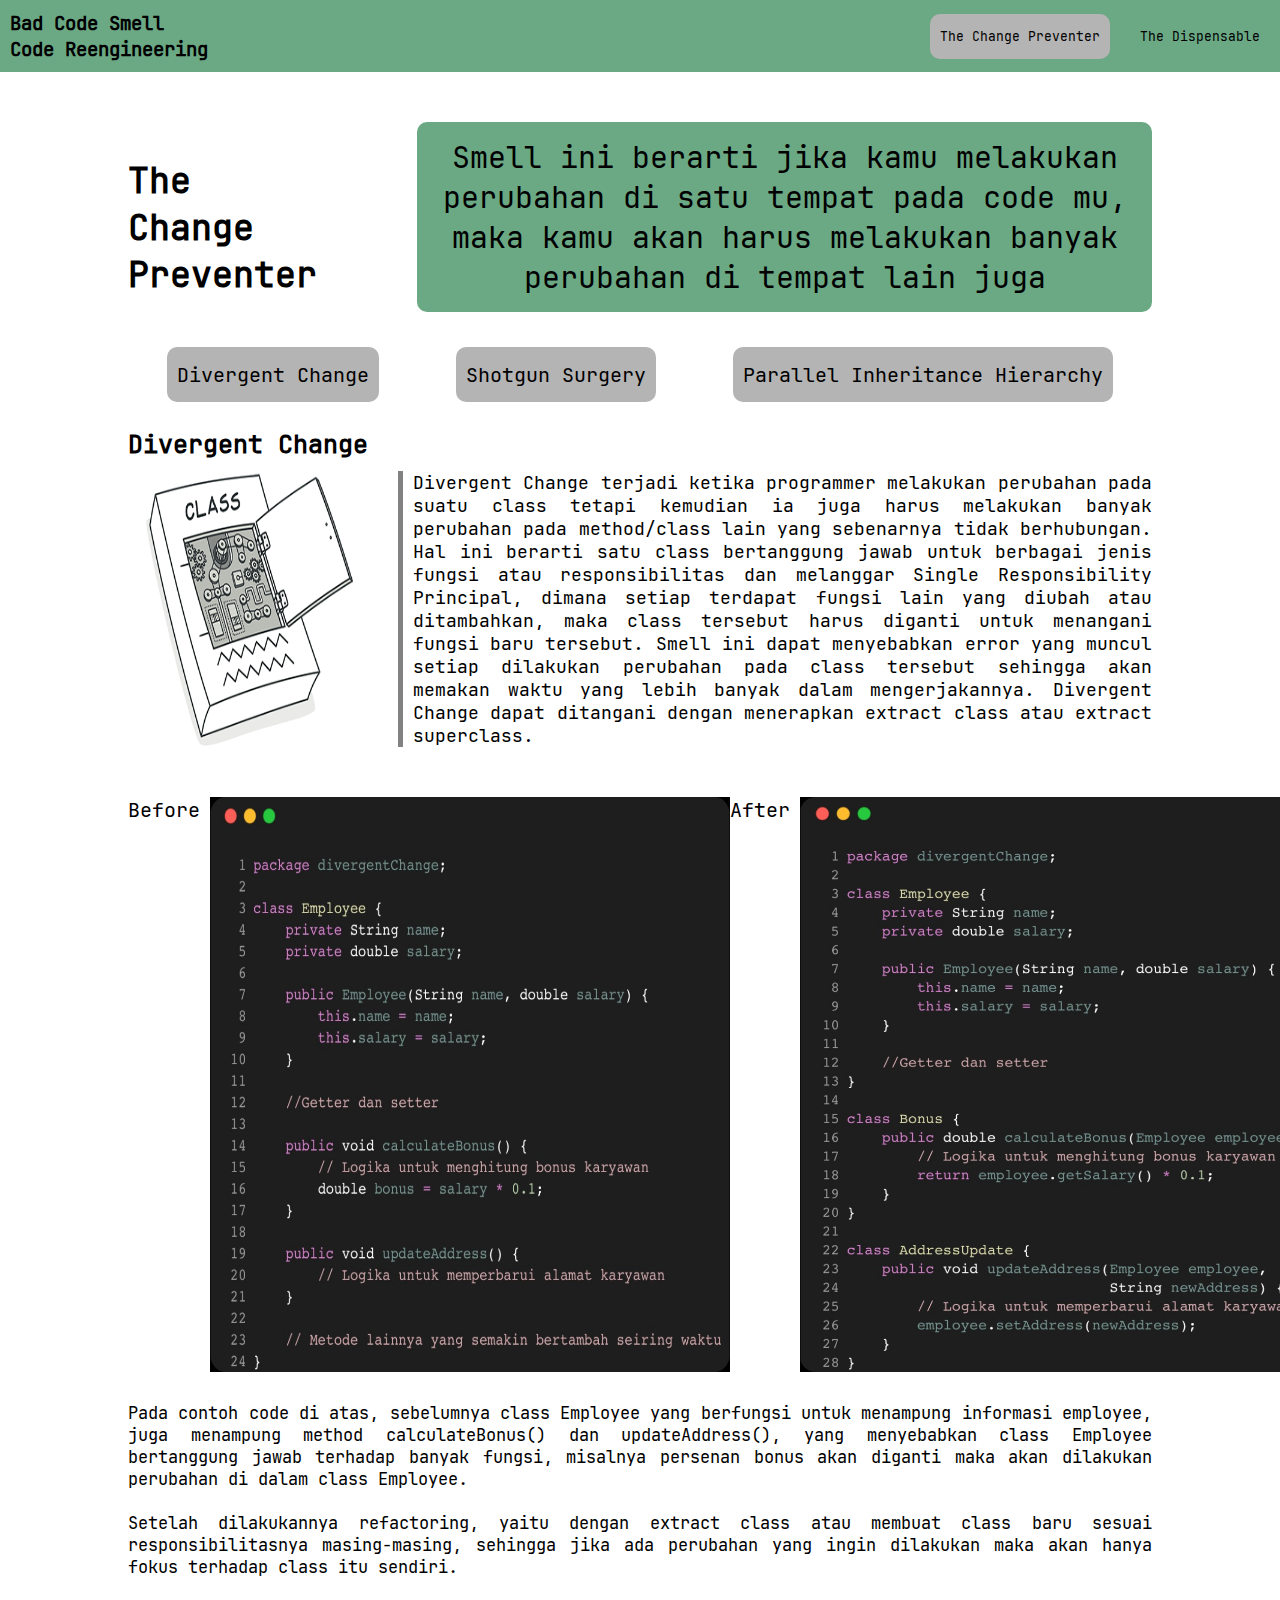
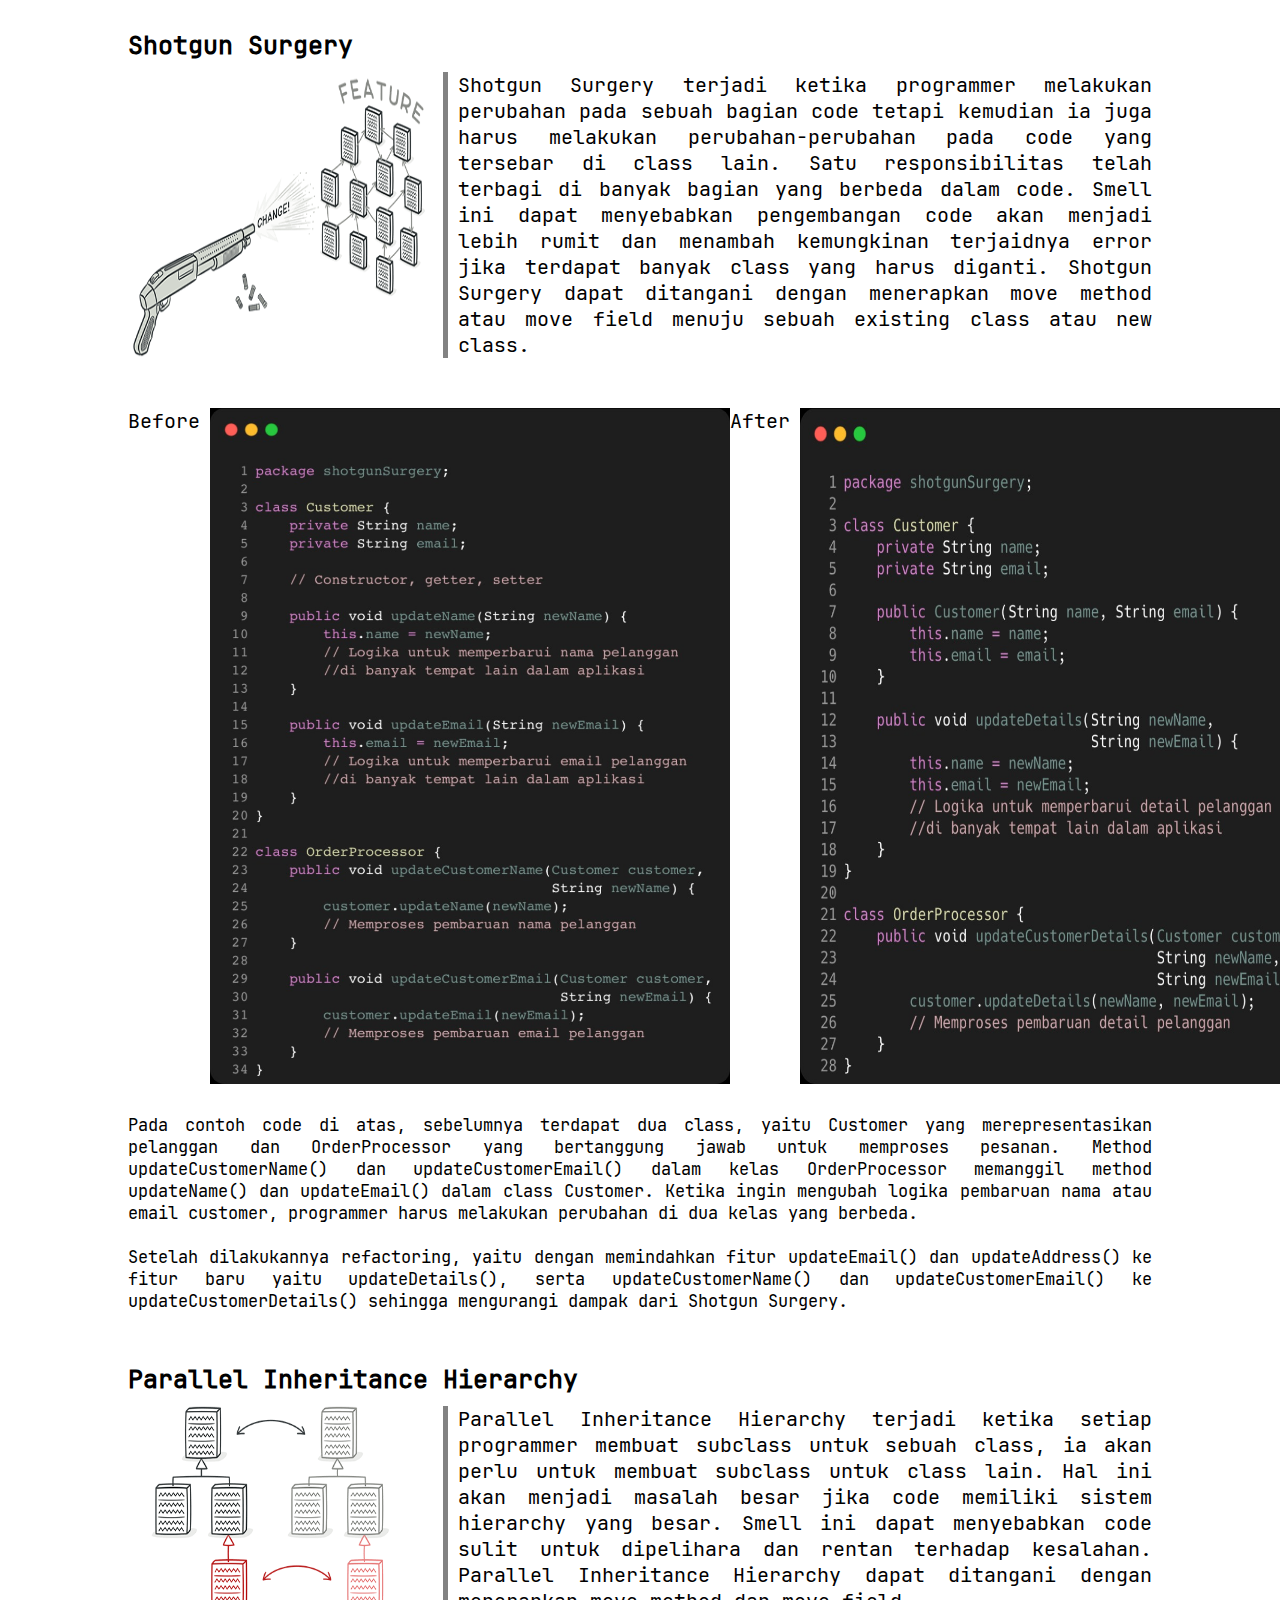
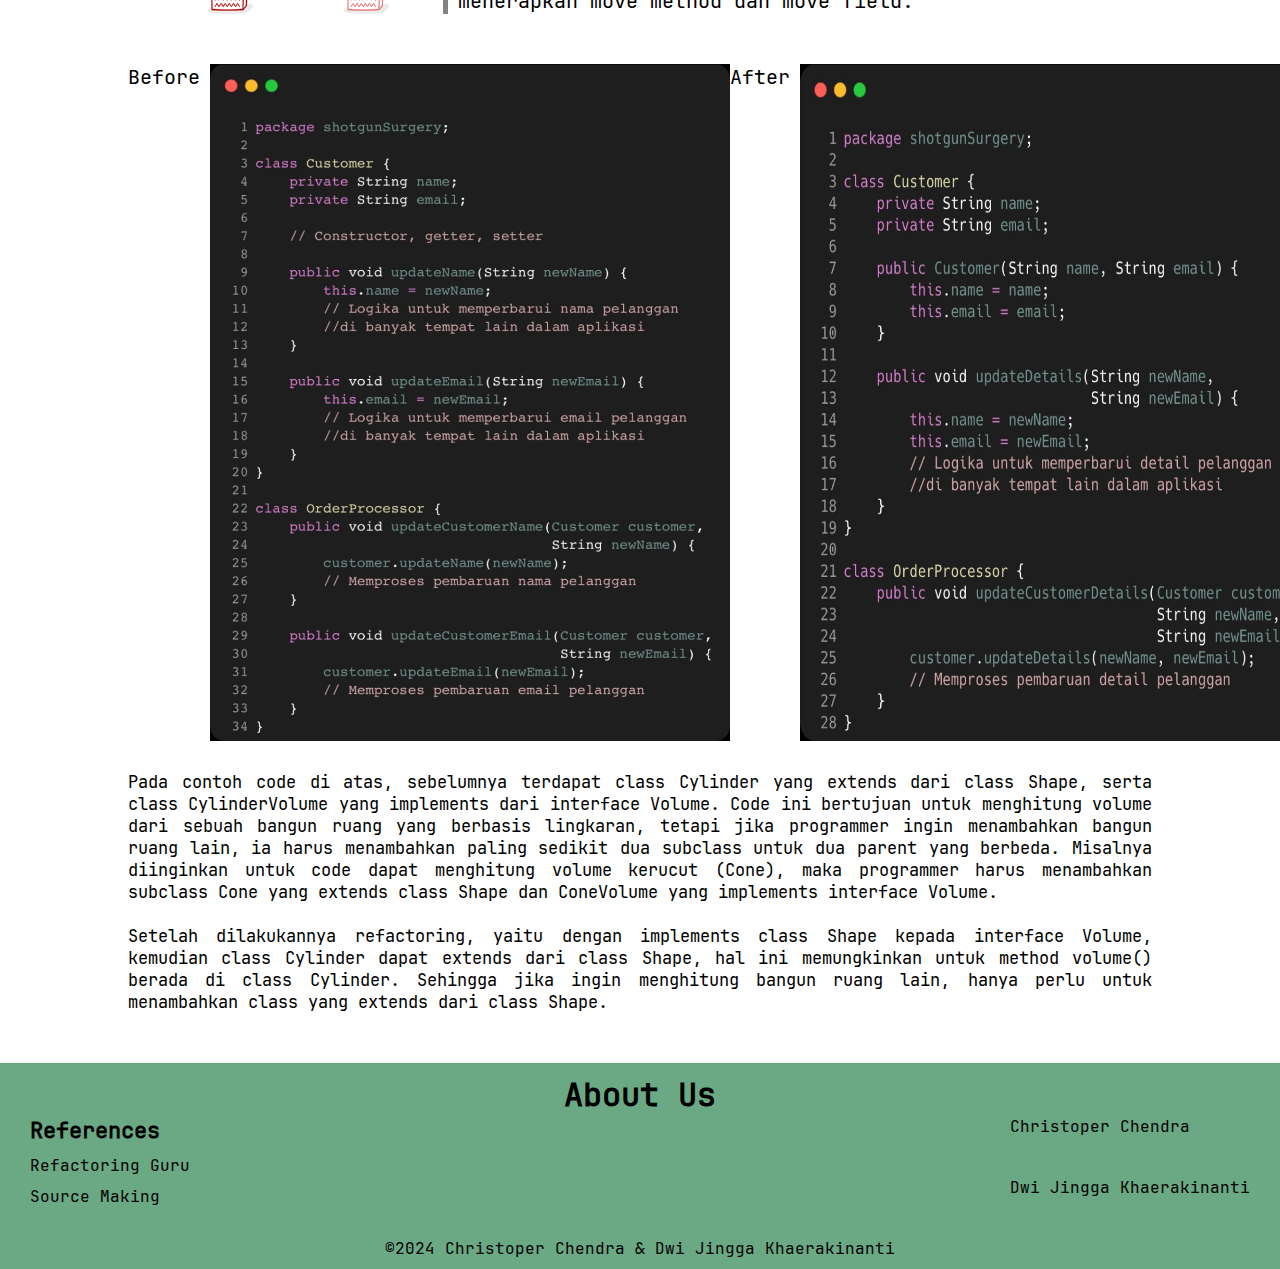
<file: index.html>
<!DOCTYPE html>
<html lang="en">

<head>
    <meta charset="UTF-8">
    <meta name="viewport" content="width=device-width, initial-scale=1.0">
    <href></href>
    <link rel="stylesheet" href="https://cdnjs.cloudflare.com/ajax/libs/font-awesome/6.5.2/css/all.min.css"
        integrity="sha512-SnH5WK+bZxgPHs44uWIX+LLJAJ9/2PkPKZ5QiAj6Ta86w+fsb2TkcmfRyVX3pBnMFcV7oQPJkl9QevSCWr3W6A=="
        crossorigin="anonymous" referrerpolicy="no-referrer" />
    <link rel="stylesheet" href="changePreventer.css">
    <title>The Change Preventer</title>
</head>

<body>
    <header>
        <div class="matkul">
            <p>
                Bad Code Smell<br>Code Reengineering
            </p>
        </div>

        <input type="checkbox" id="nav_check" hidden>

        <nav class="navbar">
            <ul>
                <li class="list"><a href="index.html" class="active">The Change Preventer</a></li>
                <li class="list"><a href="dispensable.html">The Dispensable</a></li>
            </ul>
        </nav>

        <label for="nav_check" class="hamburger-menu">
            <i class="fa-solid fa-bars"></i>
        </label>
    </header>

    <div class="container">
        <div class="top">
            <div class="title">
                <div>
                    <h1>
                        The Change Preventer
                    </h1>
                </div>

                <div class="penjelasan-title">
                    <p>
                        Smell ini berarti jika kamu melakukan perubahan di satu tempat
                        pada code mu, maka kamu akan harus melakukan banyak perubahan di tempat lain juga
                    </p>
                </div>
            </div>

            <div class="point">
                <a href="#divergent-change">
                    <button>Divergent Change</button>
                </a>

                <a href="#shotgun-surgery">
                    <button>Shotgun Surgery</button>
                </a>

                <a href="#parallel-inheritance-hierarchy">
                    <button>Parallel Inheritance Hierarchy</button>
                </a>
            </div>
        </div>


        <section id="divergent-change">
            <div class="divergent-change">
                <h2>Divergent Change</h2>

                <div class="penjelasan-divergent-change">
                    <img src="image/divergent-change-01.png">

                    <div class="vertical-line"></div>

                    <p class="penjelasan">
                        Divergent Change terjadi ketika programmer melakukan perubahan pada suatu class
                        tetapi kemudian ia juga harus melakukan banyak perubahan pada method/class lain
                        yang sebenarnya tidak berhubungan. Hal ini berarti satu class bertanggung jawab
                        untuk berbagai jenis fungsi atau responsibilitas dan melanggar Single Responsibility
                        Principal, dimana setiap terdapat fungsi lain yang diubah atau ditambahkan,
                        maka class tersebut harus diganti untuk menangani fungsi baru tersebut. Smell
                        ini dapat menyebabkan error yang muncul setiap dilakukan perubahan pada class
                        tersebut sehingga akan memakan waktu yang lebih banyak dalam mengerjakannya.
                        Divergent Change dapat ditangani dengan menerapkan extract class atau extract superclass.
                    </p>
                </div>

                <div class="gambar-divergent-change">
                    <div>
                        <p>Before</p>
                        <img src="image/before-diveregent-change.jpg">
                    </div>

                    <div>
                        <p>After</p>
                        <img src="image/after-divergent-change.jpg">
                    </div>
                </div>

                <div class="penjelasan-gambar">
                    <p>
                        Pada contoh code di atas, sebelumnya class Employee yang berfungsi untuk menampung informasi
                        employee,
                        juga menampung method calculateBonus() dan updateAddress(), yang menyebabkan class Employee
                        bertanggung jawab
                        terhadap banyak fungsi, misalnya persenan bonus akan diganti maka akan dilakukan perubahan di
                        dalam class Employee.<br><br>
                        Setelah dilakukannya refactoring, yaitu dengan extract class atau membuat class baru sesuai
                        responsibilitasnya
                        masing-masing, sehingga jika ada perubahan yang ingin dilakukan maka akan hanya fokus terhadap
                        class itu sendiri.
                    </p>
                </div>
            </div>
        </section>

        <section id="shotgun-surgery">
            <div class="shotgun-surgery">
                <h2>Shotgun Surgery</h2>

                <div class="penjelasan-shotgun-surgery">
                    <img src="image/shotgun-surgery-01.png">

                    <div class="vertical-line"></div>

                    <p class="penjelasan">
                        Shotgun Surgery terjadi ketika programmer melakukan perubahan pada sebuah bagian code
                        tetapi kemudian ia juga harus melakukan perubahan-perubahan pada code yang tersebar di
                        class lain. Satu responsibilitas telah terbagi di banyak bagian yang berbeda dalam code.
                        Smell ini dapat menyebabkan pengembangan code akan menjadi lebih rumit dan menambah
                        kemungkinan terjaidnya error jika terdapat banyak class yang harus diganti. Shotgun
                        Surgery dapat ditangani dengan menerapkan move method atau move field menuju sebuah
                        existing class atau new class.
                    </p>
                </div>

                <div class="gambar-shotgun-surgery">
                    <div>
                        <p>Before</p>
                        <img src="image/before-shotgun-surgery.jpg">
                    </div>

                    <div>
                        <p>After</p>
                        <img src="image/after-shotgun-surgery.jpg">
                    </div>
                </div>

                <div class="penjelasan-gambar">
                    <p>
                        Pada contoh code di atas, sebelumnya terdapat dua class, yaitu Customer yang merepresentasikan
                        pelanggan dan OrderProcessor yang bertanggung jawab untuk memproses pesanan. Method
                        updateCustomerName()
                        dan updateCustomerEmail() dalam kelas OrderProcessor memanggil method updateName() dan
                        updateEmail()
                        dalam class Customer. Ketika ingin mengubah logika pembaruan nama atau email customer,
                        programmer harus
                        melakukan perubahan di dua kelas yang berbeda.<br><br>
                        Setelah dilakukannya refactoring, yaitu dengan memindahkan fitur updateEmail() dan
                        updateAddress() ke fitur
                        baru yaitu updateDetails(), serta updateCustomerName() dan updateCustomerEmail() ke
                        updateCustomerDetails()
                        sehingga mengurangi dampak dari Shotgun Surgery.
                    </p>
                </div>
            </div>
        </section>

        <section id="parallel-inheritance-hierarchy">
            <div class="parallel-inheritance-hierarchy">
                <h2>Parallel Inheritance Hierarchy</h2>

                <div class="penjelasan-parallel-inheritance-hierarchy">
                    <img src="image/parallel-inheritance-hierarchies-01.png">

                    <div class="vertical-line"></div>

                    <p class="penjelasan">
                        Parallel Inheritance Hierarchy terjadi ketika setiap programmer membuat subclass untuk sebuah
                        class,
                        ia akan perlu untuk membuat subclass untuk class lain. Hal ini akan menjadi masalah besar jika
                        code
                        memiliki sistem hierarchy yang besar. Smell ini dapat menyebabkan code sulit untuk dipelihara
                        dan
                        rentan terhadap kesalahan. Parallel Inheritance Hierarchy dapat ditangani dengan menerapkan move
                        method dan move field.
                    </p>
                </div>

                <div class="gambar-parallel-inheritance-hierarchy">
                    <div>
                        <p>Before</p>
                        <img src="image/before-shotgun-surgery.jpg">
                    </div>

                    <div>
                        <p>After</p>
                        <img src="image/after-shotgun-surgery.jpg">
                    </div>
                </div>

                <div class="penjelasan-gambar">
                    <p>
                        Pada contoh code di atas, sebelumnya terdapat class Cylinder yang extends dari class Shape,
                        serta class CylinderVolume yang implements dari interface Volume. Code ini bertujuan untuk
                        menghitung volume dari sebuah bangun ruang yang berbasis lingkaran, tetapi jika programmer
                        ingin menambahkan bangun ruang lain, ia harus menambahkan paling sedikit dua subclass untuk
                        dua parent yang berbeda. Misalnya diinginkan untuk code dapat menghitung volume kerucut (Cone),
                        maka programmer harus menambahkan subclass Cone yang extends class Shape dan ConeVolume yang
                        implements interface Volume.<br><br>
                        Setelah dilakukannya refactoring, yaitu dengan implements class Shape kepada interface Volume,
                        kemudian class Cylinder dapat extends dari class Shape, hal ini memungkinkan untuk method
                        volume()
                        berada di class Cylinder. Sehingga jika ingin menghitung bangun ruang lain, hanya perlu untuk
                        menambahkan class yang extends dari class Shape.
                    </p>
                </div>
            </div>
        </section>
    </div>

    <footer>
        <h1>About Us</h1>
        <div class="about-us">
            <div class="references">
                <h4>References</h4>
                <a href="https://refactoring.guru/refactoring/smells" target="_blank">Refactoring Guru</a>
                <a href="https://sourcemaking.com/refactoring/smells" target="_blank">Source Making</a>
            </div>

            <div class="sosial-media">
                <div class="chr">
                    <p>Christoper Chendra</p>
                    <div class="logo">
                        <a href="https://www.linkedin.com/in/christoper-chendra/" target="_blank"><i class="fa-brands fa-linkedin"></i></a>
                        <a href="https://github.com/ChristoperChend" target="_blank"><i class="fa-brands fa-github"></i></a>
                    </div>
                </div>
    
                <div class="oren">
                    <p>Dwi Jingga Khaerakinanti</p>
                    <div class="logo">
                        <a href="https://www.linkedin.com/in/dwi-jingga-khaerakinanti/" target="_blank"><i class="fa-brands fa-linkedin"></i></a>
                        <a href="https://github.com/jinggakinanti" target="_blank"><i class="fa-brands fa-github"></i></a>
                    </div>
                </div>
            </div>
        </div>

        <div>
            <span>&copy;2024 Christoper Chendra & Dwi Jingga Khaerakinanti</span>
        </div>
        
    </footer>
</body>

</html>
</file>
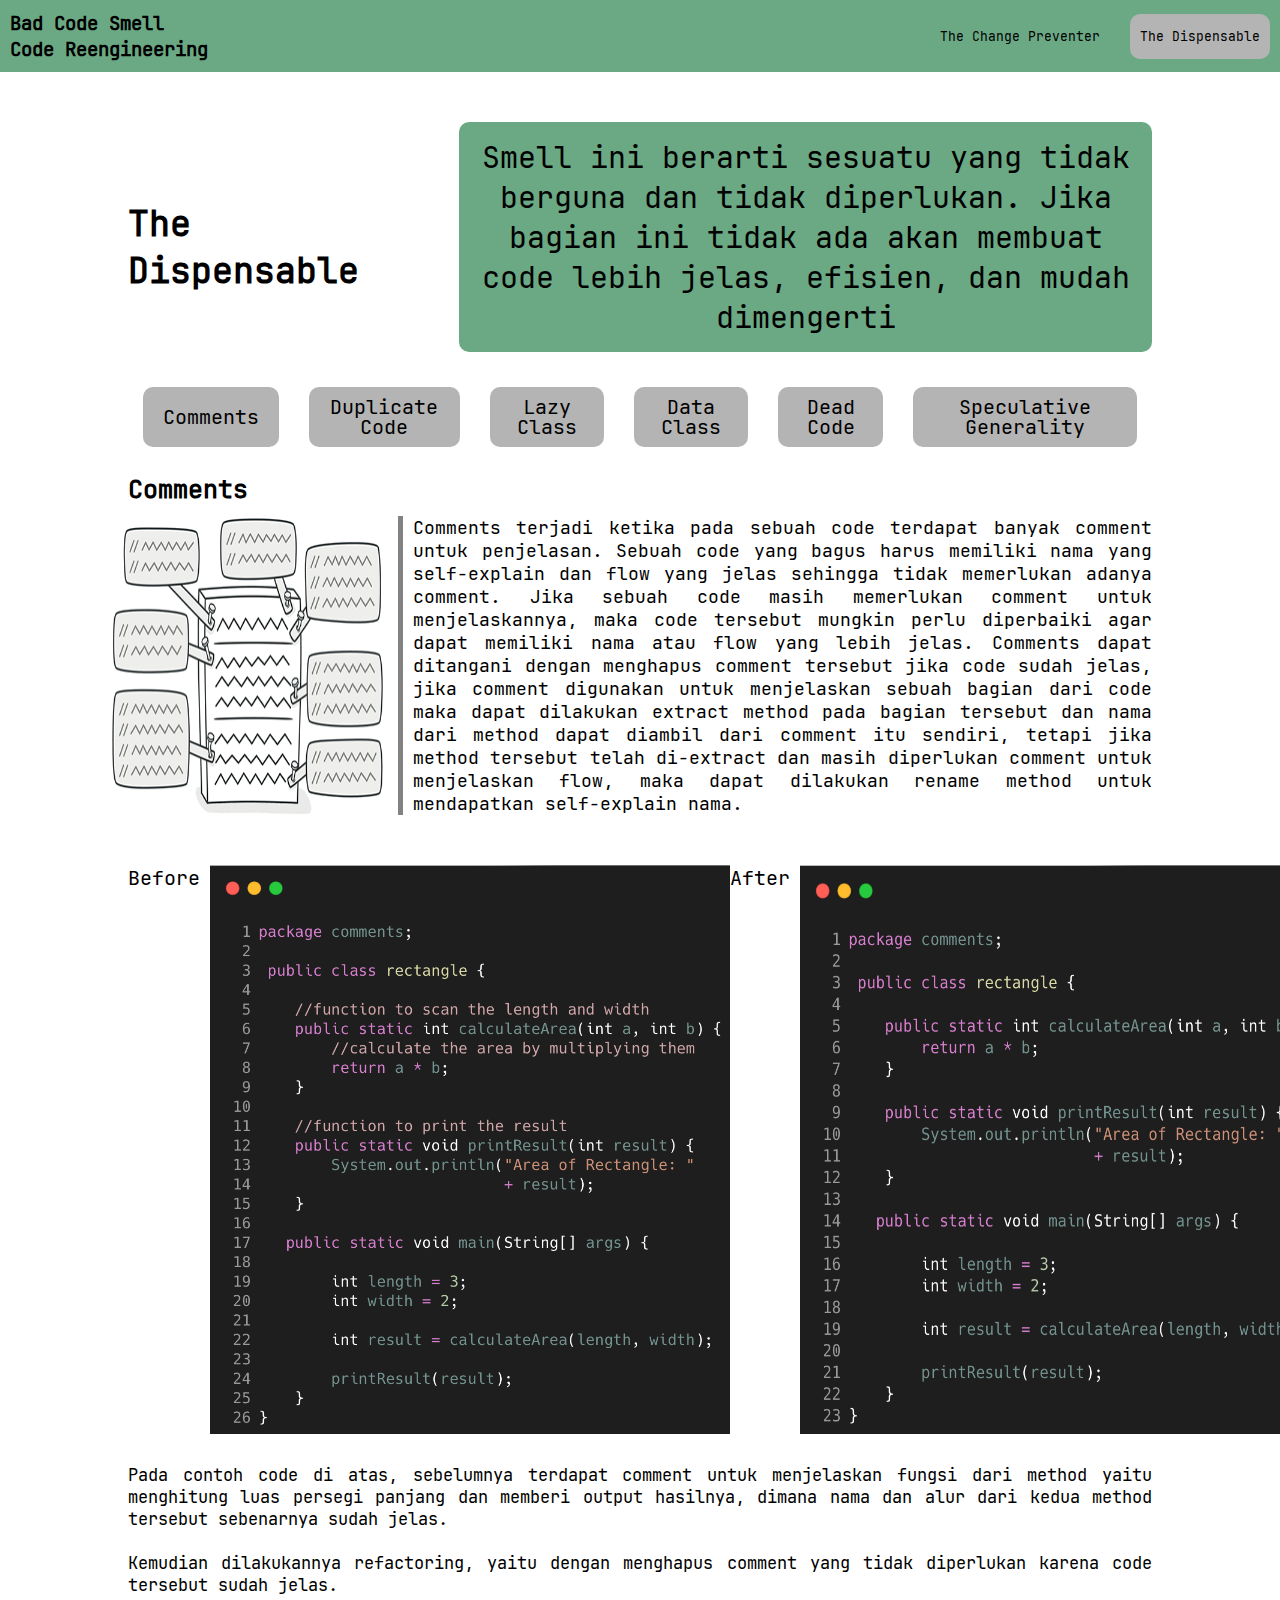
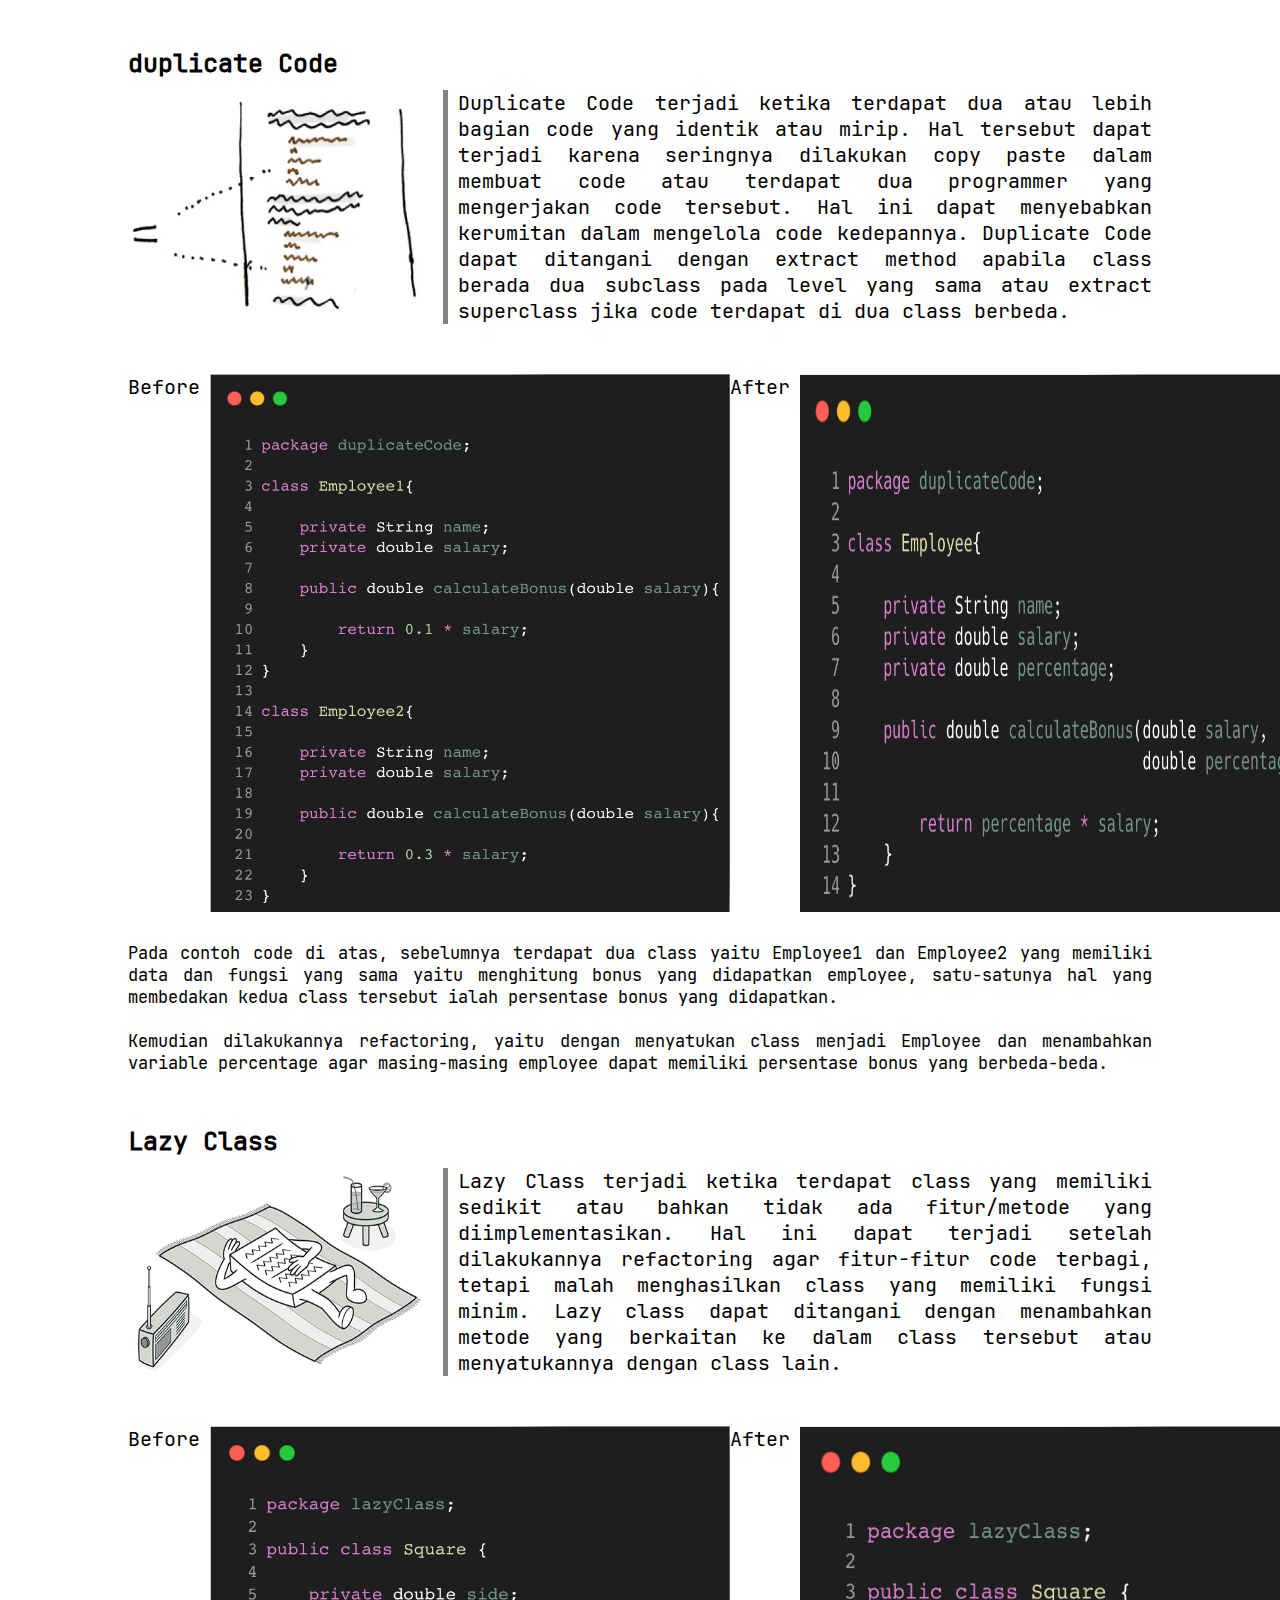
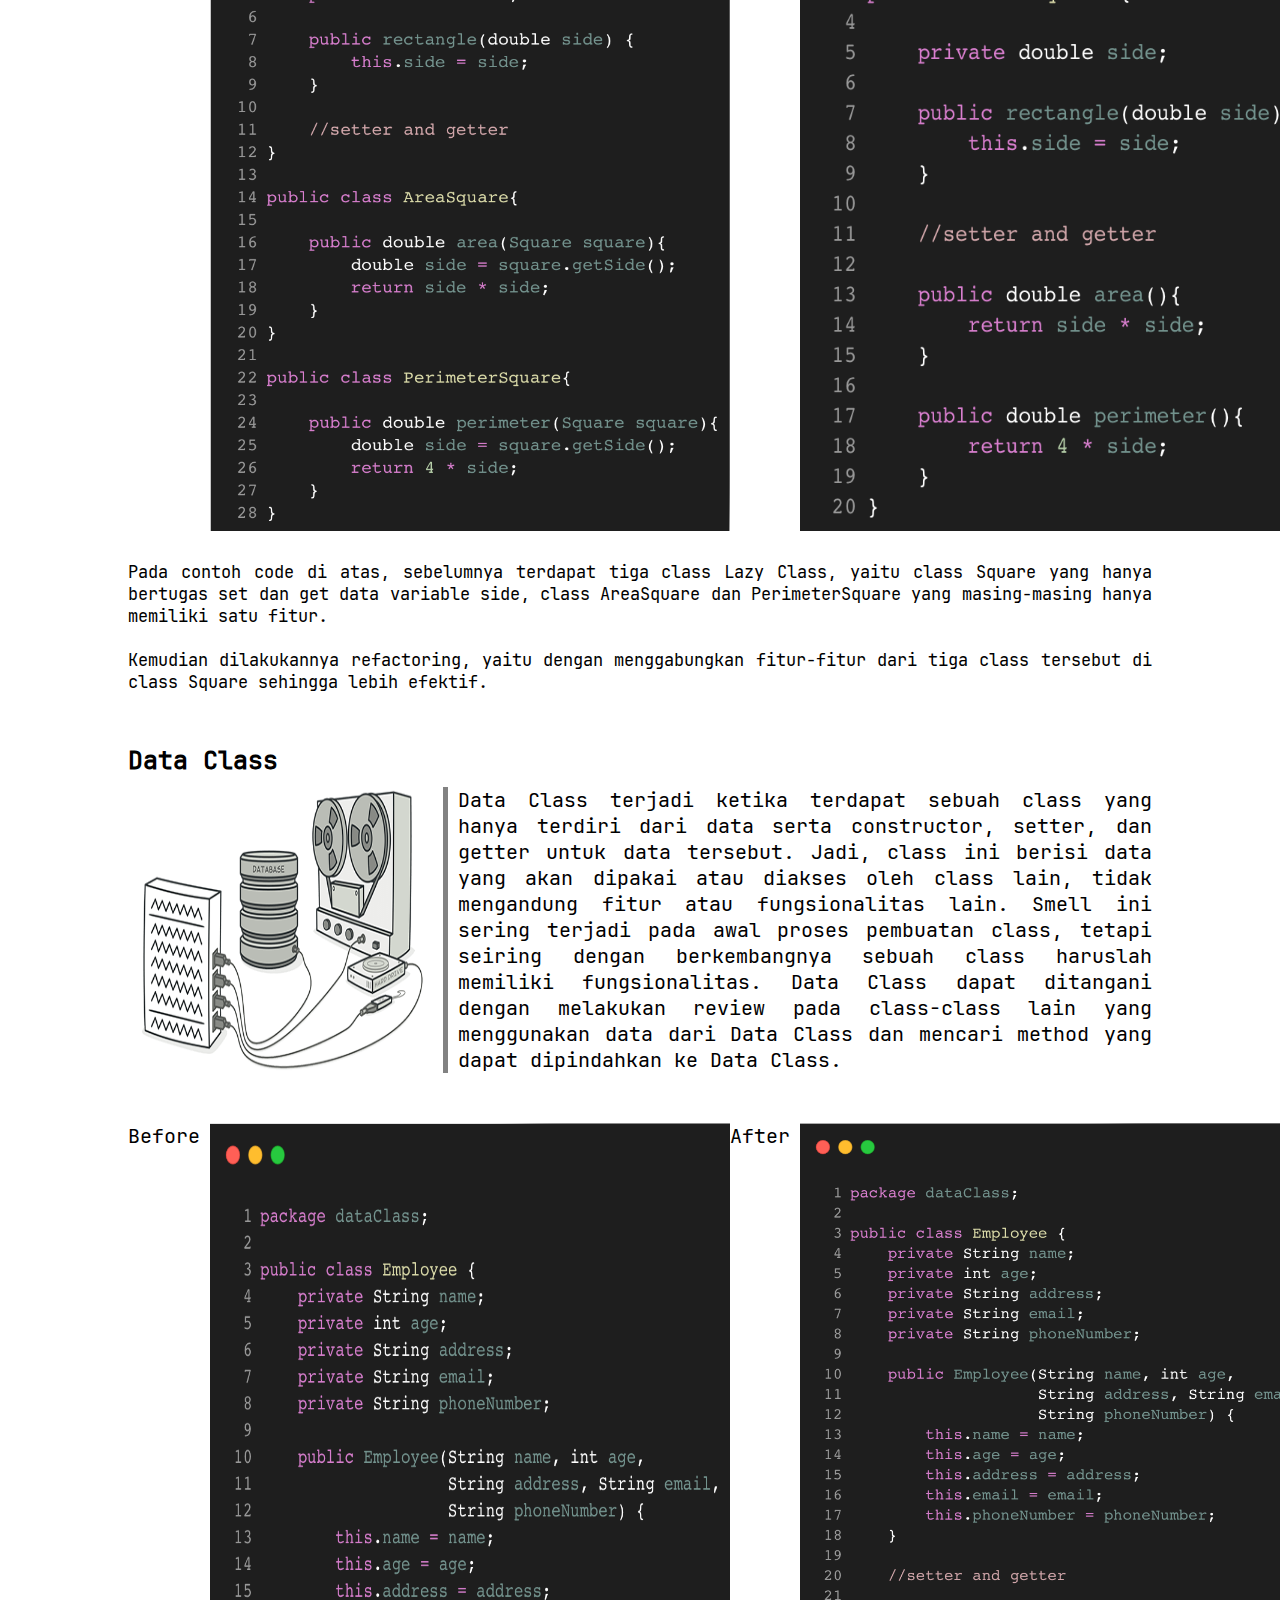
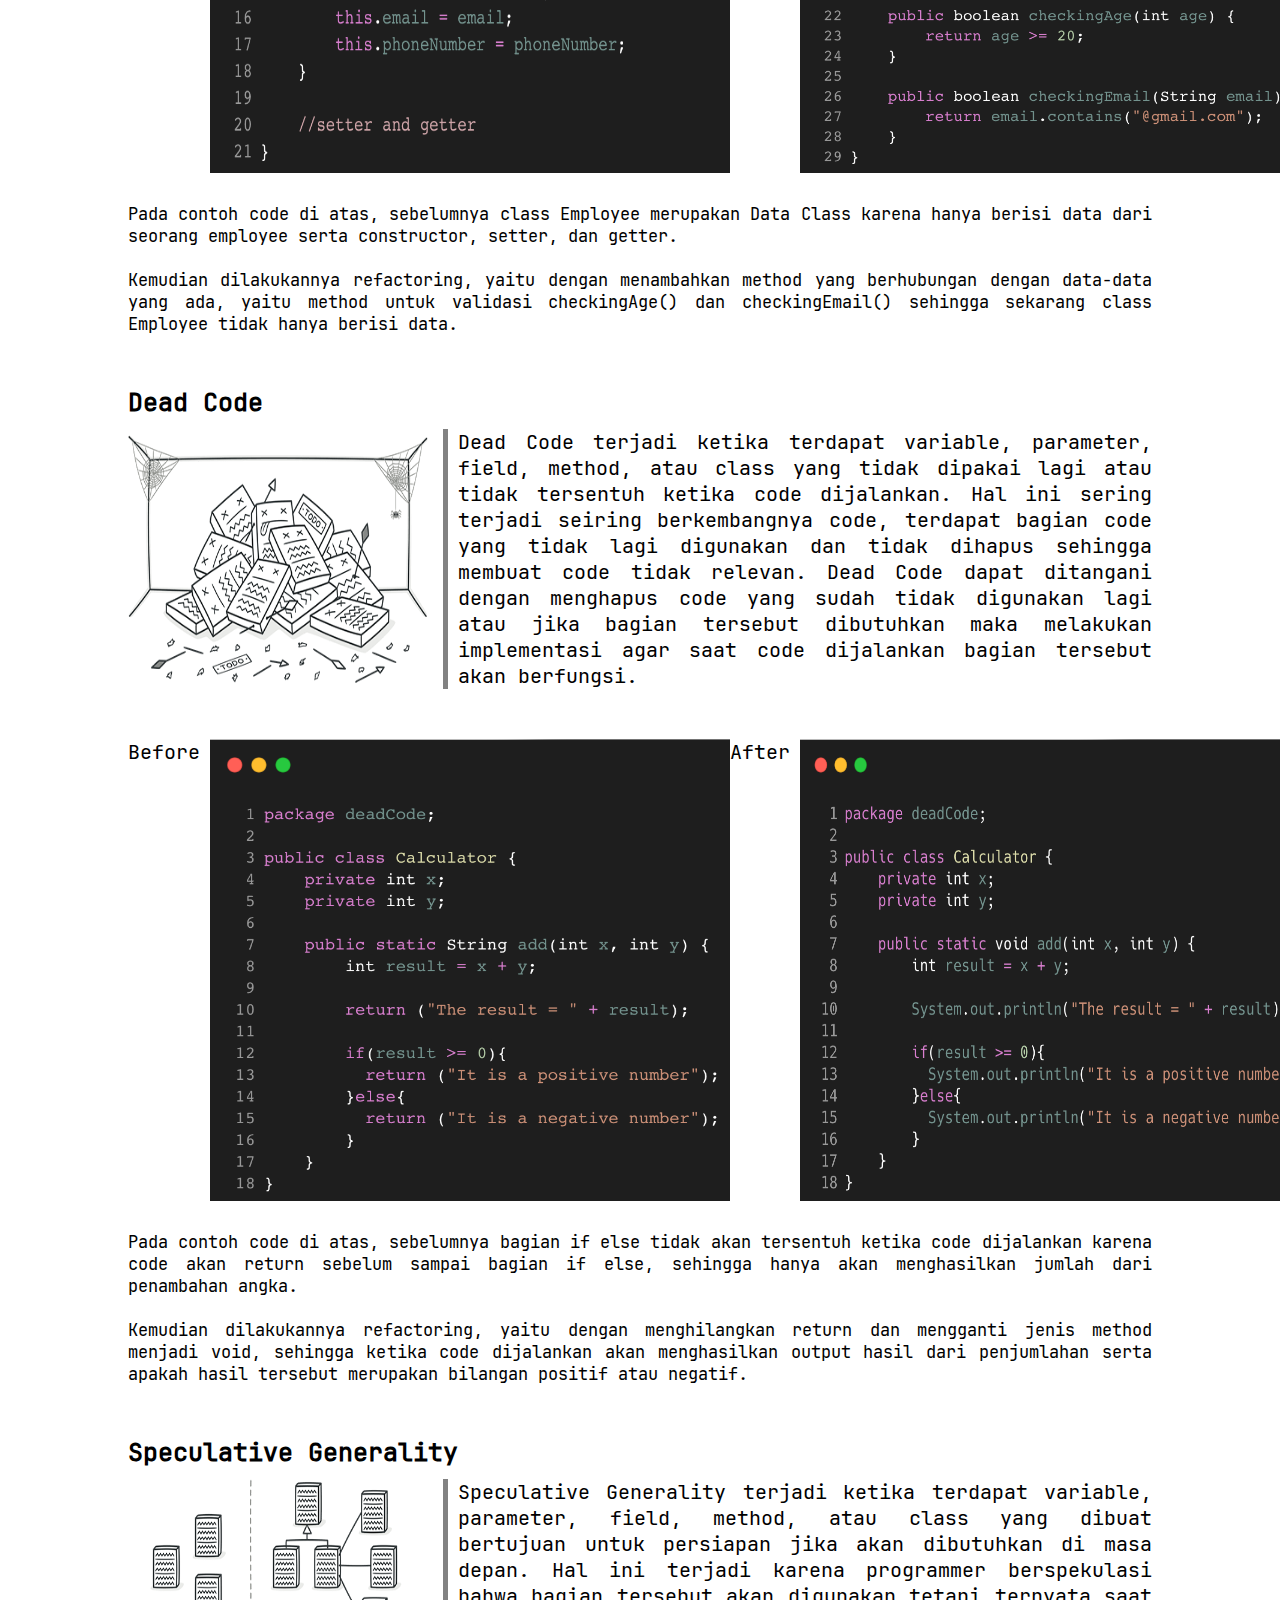
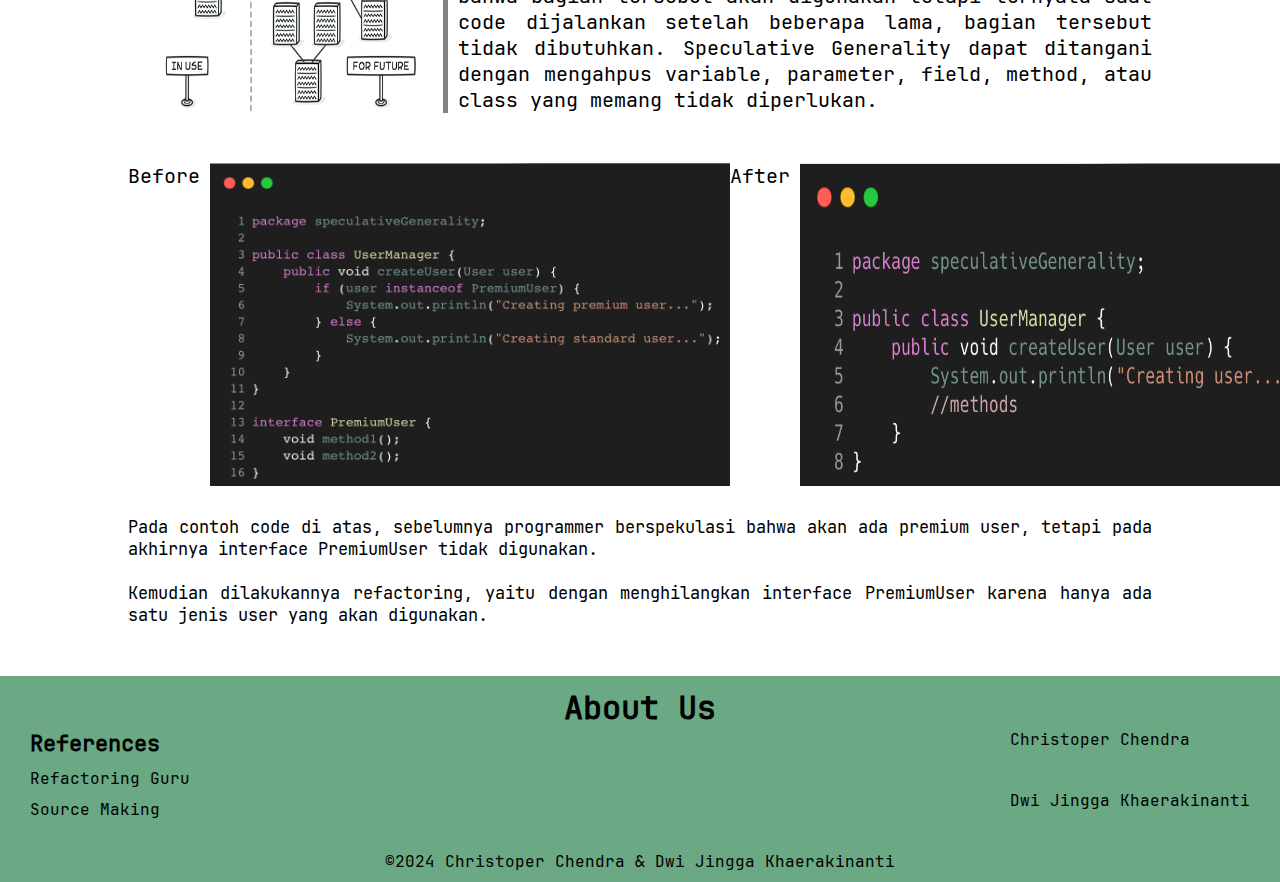
<file: dispensable.html>
<!DOCTYPE html>
<html lang="en">

<head>
    <meta charset="UTF-8">
    <meta name="viewport" content="width=device-width, initial-scale=1.0">
    <href></href>
    <link rel="stylesheet" href="https://cdnjs.cloudflare.com/ajax/libs/font-awesome/6.5.2/css/all.min.css"
        integrity="sha512-SnH5WK+bZxgPHs44uWIX+LLJAJ9/2PkPKZ5QiAj6Ta86w+fsb2TkcmfRyVX3pBnMFcV7oQPJkl9QevSCWr3W6A=="
        crossorigin="anonymous" referrerpolicy="no-referrer" />
    <link rel="stylesheet" href="dispensable.css">
    <title>The Dispensable</title>
</head>

<body>
    <header>
        <div class="matkul">
            <p>
                Bad Code Smell<br>Code Reengineering
            </p>
        </div>

        <input type="checkbox" id="nav_check" hidden>

        <nav class="navbar">
            <ul>
                <li class="list"><a href="index.html">The Change Preventer</a></li>
                <li class="list"><a href="dispensable.html" class="active">The Dispensable</a></li>
            </ul>
        </nav>

        <label for="nav_check" class="hamburger-menu">
            <i class="fa-solid fa-bars"></i>
        </label>
    </header>

    <div class="container">
        <div class="top">
            <div class="title">
                <div>
                    <h1>
                        The Dispensable
                    </h1>
                </div>

                <div class="penjelasan-title">
                    <p>
                        Smell ini berarti sesuatu yang tidak berguna dan tidak 
                        diperlukan. Jika bagian ini tidak ada akan membuat code 
                        lebih jelas, efisien, dan mudah dimengerti
                    </p>
                </div>
            </div>

            <div class="point">
                <a href="#comments">
                    <button>Comments</button>
                </a>

                <a href="#duplicate-code">
                    <button>Duplicate Code</button>
                </a>

                <a href="#lazy-class">
                    <button>Lazy Class</button>
                </a>

                <a href="#data-class">
                    <button>Data Class</button>
                </a>

                <a href="#dead-code">
                    <button>Dead Code</button>
                </a>

                <a href="#speculative-generality">
                    <button>Speculative Generality</button>
                </a>
            </div>
        </div>


        <section id="comments">
            <div class="comments">
                <h2>Comments</h2>

                <div class="penjelasan-comments">
                    <img src="image/comments-01.png">

                    <div class="vertical-line"></div>

                    <p class="penjelasan">
                        Comments terjadi ketika pada sebuah code terdapat banyak comment untuk penjelasan. 
                        Sebuah code yang bagus harus memiliki nama yang self-explain dan flow yang jelas 
                        sehingga tidak memerlukan adanya comment. Jika sebuah code masih memerlukan comment 
                        untuk menjelaskannya, maka code tersebut mungkin perlu diperbaiki agar dapat memiliki 
                        nama atau flow yang lebih jelas. Comments dapat ditangani dengan menghapus comment tersebut 
                        jika code sudah jelas, jika comment digunakan untuk menjelaskan sebuah bagian dari code maka 
                        dapat dilakukan extract method pada bagian tersebut dan nama dari method dapat diambil dari 
                        comment itu sendiri, tetapi jika method tersebut telah di-extract dan masih diperlukan comment 
                        untuk menjelaskan flow, maka dapat dilakukan rename method untuk mendapatkan self-explain nama.
                    </p>
                </div>

                <div class="gambar-comments">
                    <div>
                        <p>Before</p>
                        <img src="image/comment1.png">
                    </div>

                    <div>
                        <p>After</p>
                        <img src="image/comment2.png">
                    </div>
                </div>

                <div class="penjelasan-gambar">
                    <p>
                        Pada contoh code di atas, sebelumnya terdapat comment untuk menjelaskan fungsi dari method yaitu 
                        menghitung luas persegi panjang dan memberi output hasilnya, dimana nama dan alur dari kedua method 
                        tersebut sebenarnya sudah jelas.<br><br>
                        Kemudian dilakukannya refactoring, yaitu dengan menghapus comment yang tidak diperlukan karena code 
                        tersebut sudah jelas.
                    </p>
                </div>
            </div>
        </section>

        <section id="duplicate-code">
            <div class="duplicate-code">
                <h2>duplicate Code</h2>

                <div class="penjelasan-duplicate-code">
                    <img src="image/duplicate.jpg">

                    <div class="vertical-line"></div>

                    <p class="penjelasan">
                        Duplicate Code terjadi ketika terdapat dua atau lebih bagian code yang identik atau mirip. Hal tersebut dapat 
                        terjadi karena seringnya dilakukan copy paste dalam membuat code atau terdapat dua programmer yang mengerjakan 
                        code tersebut. Hal ini dapat menyebabkan kerumitan dalam mengelola code kedepannya. Duplicate Code dapat ditangani 
                        dengan extract method apabila class berada dua subclass pada level yang sama atau extract superclass jika code 
                        terdapat di dua class berbeda. 
                    </p>
                </div>

                <div class="gambar-duplicate-code">
                    <div>
                        <p>Before</p>
                        <img src="image/duplicate1.png">
                    </div>

                    <div>
                        <p>After</p>
                        <img src="image/duplicate2.png">
                    </div>
                </div>

                <div class="penjelasan-gambar">
                    <p>
                        Pada contoh code di atas, sebelumnya terdapat dua class yaitu Employee1 dan Employee2 yang memiliki 
                        data dan fungsi yang sama yaitu menghitung bonus yang didapatkan employee, satu-satunya hal yang membedakan 
                        kedua class tersebut ialah persentase bonus yang didapatkan.<br><br>
                        Kemudian dilakukannya refactoring, yaitu dengan menyatukan class menjadi Employee dan menambahkan variable 
                        percentage agar masing-masing employee dapat memiliki persentase bonus yang berbeda-beda.
                    </p>
                </div>
            </div>
        </section>

        <section id="lazy-class">
            <div class="lazy-class">
                <h2>Lazy Class</h2>

                <div class="penjelasan-lazy-class">
                    <img src="image/lazy-class-01.png">

                    <div class="vertical-line"></div>

                    <p class="penjelasan">
                        Lazy Class terjadi ketika terdapat class yang memiliki sedikit atau bahkan tidak ada fitur/metode yang diimplementasikan. 
                        Hal ini dapat terjadi setelah dilakukannya refactoring agar fitur-fitur code terbagi, tetapi malah menghasilkan class yang 
                        memiliki fungsi minim. Lazy class dapat ditangani dengan menambahkan metode yang berkaitan ke dalam class tersebut atau 
                        menyatukannya dengan class lain.
                    </p>
                </div>

                <div class="gambar-lazy-class">
                    <div>
                        <p>Before</p>
                        <img src="image/lazy1.png">
                    </div>

                    <div>
                        <p>After</p>
                        <img src="image/lazy2.png">
                    </div>
                </div>

                <div class="penjelasan-gambar">
                    <p>
                        Pada contoh code di atas, sebelumnya terdapat tiga class Lazy Class, yaitu class Square yang hanya bertugas set dan get data 
                        variable side, class AreaSquare dan PerimeterSquare yang masing-masing hanya memiliki satu fitur.<br><br>
                        Kemudian dilakukannya refactoring, yaitu dengan menggabungkan fitur-fitur dari tiga class tersebut di class Square sehingga 
                        lebih efektif.
                    </p>
                </div>
            </div>
        </section>

        <section id="data-class">
            <div class="data-class">
                <h2>Data Class</h2>

                <div class="penjelasan-data-class">
                    <img src="image/data-class-01.png">

                    <div class="vertical-line"></div>

                    <p class="penjelasan">
                        Data Class terjadi ketika terdapat sebuah class yang hanya terdiri dari data serta constructor, setter, dan getter untuk data tersebut. 
                        Jadi, class ini berisi data yang akan dipakai atau diakses oleh class lain, tidak mengandung fitur atau fungsionalitas lain. Smell 
                        ini sering terjadi pada awal proses pembuatan class, tetapi seiring dengan berkembangnya sebuah class haruslah memiliki fungsionalitas. 
                        Data Class dapat ditangani dengan melakukan review pada class-class lain yang menggunakan data dari Data Class dan mencari method yang 
                        dapat dipindahkan ke Data Class.
                    </p>
                </div>

                <div class="gambar-data-class">
                    <div>
                        <p>Before</p>
                        <img src="image/data1.png">
                    </div>

                    <div>
                        <p>After</p>
                        <img src="image/data2.png">
                    </div>
                </div>

                <div class="penjelasan-gambar">
                    <p>
                        Pada contoh code di atas, sebelumnya class Employee merupakan Data Class karena hanya berisi data dari seorang employee serta constructor, 
                        setter, dan getter.<br><br>
                        Kemudian dilakukannya refactoring, yaitu dengan menambahkan method yang berhubungan dengan data-data yang ada, yaitu method untuk validasi 
                        checkingAge() dan checkingEmail() sehingga sekarang class Employee tidak hanya berisi data.
                    </p>
                </div>
            </div>
        </section>

        <section id="dead-code">
            <div class="dead-code">
                <h2>Dead Code</h2>

                <div class="penjelasan-dead-code">
                    <img src="image/dead-code-01.png">

                    <div class="vertical-line"></div>

                    <p class="penjelasan">
                        Dead Code terjadi ketika terdapat variable, parameter, field, method, atau class yang tidak dipakai lagi atau tidak tersentuh ketika code dijalankan. 
                        Hal ini sering terjadi seiring berkembangnya code, terdapat bagian code yang tidak lagi digunakan dan tidak dihapus sehingga membuat code tidak relevan. 
                        Dead Code dapat ditangani dengan menghapus code yang sudah tidak digunakan lagi atau jika bagian tersebut dibutuhkan maka melakukan implementasi agar saat 
                        code dijalankan bagian tersebut akan berfungsi.
                    </p>
                </div>

                <div class="gambar-dead-code">
                    <div>
                        <p>Before</p>
                        <img src="image/dead1.png">
                    </div>

                    <div>
                        <p>After</p>
                        <img src="image/dead2.png">
                    </div>
                </div>

                <div class="penjelasan-gambar">
                    <p>
                        Pada contoh code di atas, sebelumnya bagian if else tidak akan tersentuh ketika code dijalankan karena code akan return sebelum sampai bagian if else, sehingga hanya 
                        akan menghasilkan jumlah dari penambahan angka.<br><br>
                        Kemudian dilakukannya refactoring, yaitu dengan menghilangkan return dan mengganti jenis method menjadi void, sehingga ketika code dijalankan akan menghasilkan output 
                        hasil dari penjumlahan serta apakah hasil tersebut merupakan bilangan positif atau negatif.
                    </p>
                </div>
            </div>
        </section>

        <section id="speculative-generality">
            <div class="speculative-generality">
                <h2>Speculative Generality</h2>

                <div class="penjelasan-speculative-generality">
                    <img src="image/speculative-generality-01.png">

                    <div class="vertical-line"></div>

                    <p class="penjelasan">
                        Speculative Generality terjadi ketika terdapat variable, parameter, field, method, atau class yang dibuat bertujuan untuk persiapan jika akan dibutuhkan di masa depan. 
                        Hal ini terjadi karena programmer berspekulasi bahwa bagian tersebut akan digunakan tetapi ternyata saat code dijalankan setelah beberapa lama, bagian tersebut tidak dibutuhkan. 
                        Speculative Generality dapat ditangani dengan mengahpus variable, parameter, field, method, atau class yang memang tidak diperlukan.
                    </p>
                </div>

                <div class="gambar-speculative-generality">
                    <div>
                        <p>Before</p>
                        <img src="image/speculative1.png">
                    </div>

                    <div>
                        <p>After</p>
                        <img src="image/speculative2.png">
                    </div>
                </div>

                <div class="penjelasan-gambar">
                    <p>
                        Pada contoh code di atas, sebelumnya programmer berspekulasi bahwa akan ada premium user, tetapi pada akhirnya interface PremiumUser tidak digunakan.<br><br>
                        Kemudian dilakukannya refactoring, yaitu dengan menghilangkan interface PremiumUser karena hanya ada satu jenis user yang akan digunakan.
                    </p>
                </div>
            </div>
        </section>
    </div>

    <footer>
        <h1>About Us</h1>
        <div class="about-us">
            <div class="references">
                <h4>References</h4>
                <a href="https://refactoring.guru/refactoring/smells" target="_blank">Refactoring Guru</a>
                <a href="https://sourcemaking.com/refactoring/smells" target="_blank">Source Making</a>
            </div>

            <div class="sosial-media">
                <div class="chr">
                    <p>Christoper Chendra</p>
                    <div class="logo">
                        <a href="https://www.linkedin.com/in/christoper-chendra/" target="_blank"><i class="fa-brands fa-linkedin"></i></a>
                        <a href="https://github.com/ChristoperChend" target="_blank"><i class="fa-brands fa-github"></i></a>
                    </div>
                </div>
    
                <div class="oren">
                    <p>Dwi Jingga Khaerakinanti</p>
                    <div class="logo">
                        <a href="https://www.linkedin.com/in/dwi-jingga-khaerakinanti/" target="_blank"><i class="fa-brands fa-linkedin"></i></a>
                        <a href="https://github.com/jinggakinanti" target="_blank"><i class="fa-brands fa-github"></i></a>
                    </div>
                </div>
            </div>
        </div>

        <div>
            <span>&copy;2024 Christoper Chendra & Dwi Jingga Khaerakinanti</span>
        </div>
        
    </footer>

</body>

</html>
</file>
<file: changePreventer.css>
@font-face {
    font-family: 'JetBrains';
    src: url(font/JetBrainsMono-Regular.woff2);
}

html {
    scroll-behavior: smooth;
}

* {
    font-family: 'JetBrains';
    margin: 0;
    padding: 0;
}

header {
    display: flex;
    background-color: rgb(107, 169, 133);
    width: 100%;
    justify-content: space-between;
    align-items: center;
    margin-bottom: 50px;
}

header .hamburger-menu {
    display: none;
    font-size: 25px;
    cursor: pointer;
}

header .navbar ul {
    display: flex;
    list-style: none;
}

header .navbar ul li a {
    text-decoration: none;
    margin: 10px;
    color: black;
    padding: 10px;
    border-radius: 10px;
    font-size: 13px;
    height: 100%;
    display: block;
}

header .navbar ul .list {
    height: 25px;
    line-height: 25px;
    display: flex;
    align-items: center;
}

header .navbar ul li a:hover {
    transition: 0.2s;
    background-color: rgb(180, 180, 180);
    border-radius: 10px;
}

header .navbar ul li a.active {
    background-color: rgb(180, 180, 180);
    border-radius: 10px;
}

header .matkul {
    padding: 10px;
    font-size: 1.2rem;
    font-weight: 700;
}

button {
    border: none;
    padding: 10px;
    margin: 15px;
    border-radius: 10px;
    background-color: rgb(180, 180, 180);
    font-family: 'JetBrains';
    font-size: 15px;
    cursor: pointer;
}

.container {
    width: 80%;
    margin: 0 auto;
}

.title {
    display: flex;
    align-items: center;
}

.title h1 {
    margin-right: 100px;
    font-size: 35px;
}

.penjelasan-title {
    background-color: rgb(107, 169, 133);
    font-size: 30px;
    text-align: center;
    border-radius: 10px;
    padding: 15px;
    margin-bottom: 20px;
}

.point {
    display: flex;
    justify-content: space-around;
    height: 100%;
}

.point button {
    font-size: 20px;
    height: 55px;
}

/* === DIVERGENT CHANGE === */

.divergent-change h2 {
    margin-top: 10px;
    font-size: 25px;
    margin-bottom: 10px;
}

.penjelasan-divergent-change {
    display: flex;
    margin-bottom: 50px;
}

.penjelasan-divergent-change img {
    width: 300px;
    margin-left: -30px;
}

.penjelasan-divergent-change .vertical-line {
    border-left: 5px solid rgb(130, 130, 130);
}

.penjelasan-divergent-change .penjelasan {
    padding-left: 10px;
    text-align: justify;
    font-size: 18px;
}

.gambar-divergent-change {
    display: flex;
    justify-content: space-between;
}

.gambar-divergent-change div {
    display: flex;
    flex-direction: row;
}

.gambar-divergent-change div p {
    padding-right: 10px;
    margin-top: 0;
    font-size: 20px;
}

.gambar-divergent-change img {
    width: 520px;
}

.penjelasan-gambar p {
    margin-top: 30px;
    font-size: 17px;
    text-align: justify;
    margin-bottom: 50px;
}

/* === SHOTGUN SURGERY === */

.shotgun-surgery h2 {
    font-size: 25px;
    margin-bottom: 10px;
}

.penjelasan-shotgun-surgery {
    display: flex;
    margin-bottom: 50px;
}

.penjelasan-shotgun-surgery img {
    width: 300px;
    margin-right: 15px;
}

.penjelasan-shotgun-surgery .vertical-line {
    border-left: 5px solid rgb(130, 130, 130);
}

.penjelasan-shotgun-surgery .penjelasan {
    padding-left: 10px;
    text-align: justify;
    font-size: 20px;
}

.gambar-shotgun-surgery {
    display: flex;
    justify-content: space-between;
}

.gambar-shotgun-surgery div {
    display: flex;
    flex-direction: row;
}

.gambar-shotgun-surgery div p {
    padding-right: 10px;
    margin-top: 0;
    font-size: 20px;
}

.gambar-shotgun-surgery img {
    width: 520px;
}

/* === PARALLEL INHERITANCE HIERARCHY === */

.parallel-inheritance-hierarchy h2 {
    font-size: 25px;
    margin-bottom: 10px;
}

.penjelasan-parallel-inheritance-hierarchy {
    display: flex;
    margin-bottom: 50px;
}

.penjelasan-parallel-inheritance-hierarchy img {
    width: 300px;
    margin-right: 15px;
}

.penjelasan-parallel-inheritance-hierarchy .vertical-line {
    border-left: 5px solid rgb(130, 130, 130);
}

.penjelasan-parallel-inheritance-hierarchy .penjelasan {
    padding-left: 10px;
    text-align: justify;
    font-size: 20px;
}

.gambar-parallel-inheritance-hierarchy {
    display: flex;
    justify-content: space-between;
}

.gambar-parallel-inheritance-hierarchy div {
    display: flex;
    flex-direction: row;
}

.gambar-parallel-inheritance-hierarchy div p {
    padding-right: 10px;
    margin-top: 0;
    font-size: 20px;
}

.gambar-parallel-inheritance-hierarchy img {
    width: 520px;
}

footer {
    width: 100%;
    text-align: center;
    background-color: rgb(107, 169, 133);
    padding: 10px 0px;
}

.about-us {
    display: flex;
    justify-content: space-between;
}

.sosial-media {
    text-align: start;
    margin-right: 30px;
}

.references {
    margin-left: 30px;
    display: flex;
    flex-direction: column;
    align-items: flex-start;
}

.references a {
    font-size: 16px;
    text-decoration: none;
    color: black;
    margin-bottom: 10px;
    transition: color 0.3s, font-size 0.3s;
}

.references h4 {
    margin-bottom: 10px;
    font-size: 22px;
}

.references a:hover {
    color: white;
    font-size: 19px;
}

.logo a {
    text-decoration: none;
    color: white;
    font-size: 30px;
    margin: 5px;
}

.logo a:hover {
    color: black;
}

@media only screen and (max-width: 650px) {

    header .hamburger-menu {
        margin: 10px;
        display: block;
        z-index: 999;
    }

    #nav_check:checked~.navbar {
        display: block;
    }

    header .navbar {
        position: absolute;
        display: none;
        right: 0;
        top: 0;
        z-index: 998;
        width: 250px;
        height: 100vh;
        background-color: rgb(107, 169, 133);

    }

    header .navbar ul li a {
        border-radius: 10px;
        font-size: 13px;
        height: 100%;
        display: block;
    }

    header .navbar ul .list {
        display: block;
        margin-bottom: 30px;
        height: 25px;
        line-height: 25px;
    }

    header .navbar ul {
        display: block;
        padding: 0 20px;
        margin-top: 80px;
    }

    .container {
        width: 90%;
        margin: 0 auto;
    }

    .title {
        display: block;
    }

    .title h1 {
        font-size: 20px;
        margin-bottom: 10px;
        margin-top: -30px;
    }

    .penjelasan-title {
        font-size: 12px;
    }

    .point {
        justify-content: center;
    }

    .point button {
        margin-top: -8px;
        font-size: 10px;
        height: 100%;
    }

    .divergent-change h2 {
        margin-top: 5px;
        font-size: 15px;
    }

    .penjelasan-divergent-change {
        display: block;
    }

    .penjelasan-divergent-change .vertical-line {
        display: none;
    }

    .penjelasan-divergent-change img {
        width: 250px;
    }

    .penjelasan-divergent-change .penjelasan {
        font-size: 12px;
        margin-bottom: -30px;
    }

    .gambar-divergent-change {
        display: block;
    }

    .gambar-divergent-change div {
        display: block;
    }

    .gambar-divergent-change div img {
        width: 100%;
    }

    .gambar-divergent-change div p {
        font-size: 14px;
    }
    
    .divergent-change .penjelasan-gambar p {
        margin-top: 0;
        font-size: 13px;
    }

    .shotgun-surgery h2 {
        margin-top: 20px;
        font-size: 15px;
    }

    .penjelasan-shotgun-surgery {
        display: block;
    }

    .penjelasan-shotgun-surgery .vertical-line {
        display: none;
    }

    .penjelasan-shotgun-surgery img {
        width: 250px;
    }

    .penjelasan-shotgun-surgery .penjelasan {
        font-size: 12px;
        margin-bottom: -30px;
    }

    .gambar-shotgun-surgery {
        display: block;
    }

    .gambar-shotgun-surgery div {
        display: block;
    }

    .gambar-shotgun-surgery div img {
        width: 100%;
    }

    .gambar-shotgun-surgery div p {
        font-size: 14px;
    }
    
    .shotgun-surgery .penjelasan-gambar p {
        margin-top: 0;
        font-size: 12px;
    }

    .parallel-inheritance-hierarchy h2 {
        margin-top: 20px;
        font-size: 15px;
    }

    .penjelasan-parallel-inheritance-hierarchy {
        display: block;
    }

    .penjelasan-parallel-inheritance-hierarchy .vertical-line {
        display: none;
    }

    .penjelasan-parallel-inheritance-hierarchy img {
        width: 250px;
    }

    .penjelasan-parallel-inheritance-hierarchy .penjelasan {
        font-size: 12px;
        margin-bottom: -30px;
    }

    .gambar-parallel-inheritance-hierarchy {
        display: block;
    }

    .gambar-parallel-inheritance-hierarchy div {
        display: block;
    }

    .gambar-parallel-inheritance-hierarchy div img {
        width: 100%;
    }

    .gambar-parallel-inheritance-hierarchy div p {
        font-size: 14px;
    }
    
    .parallel-inheritance-hierarchy .penjelasan-gambar p {
        margin-top: 0;
        font-size: 12px;
    }

    footer h1 {
        font-size: 20px;
    }

    .references {
        margin-left: 10px;
    }

    .references h4 {
        font-size: 15px;
    }

    .references a {
        font-size: 10px;
    }

    .references a:hover {
        font-size: 11px;
    }

    .sosial-media {
        text-align: end;
        margin-top: 5px;
        font-size: 12px;
        margin-right: 10px;
    }

    .logo a {
        font-size: 13px;
    }

    footer span {
        font-size: 10px;
    }
}
</file>
<file: dispensable.css>
@font-face {
    font-family: 'JetBrains';
    src: url(font/JetBrainsMono-Regular.woff2);
}

html {
    scroll-behavior: smooth;
}

* {
    font-family: 'JetBrains';
    margin: 0;
    padding: 0;
}

header {
    display: flex;
    background-color: rgb(107, 169, 133);
    width: 100%;
    justify-content: space-between;
    align-items: center;
    margin-bottom: 50px;
}

header .hamburger-menu {
    display: none;
    font-size: 25px;
    cursor: pointer;
}

header .navbar ul {
    display: flex;
    list-style: none;
}

header .navbar ul li a {
    text-decoration: none;
    margin: 10px;
    color: black;
    padding: 10px;
    border-radius: 10px;
    font-size: 13px;
    height: 100%;
    display: block;
}

header .navbar ul .list {
    height: 25px;
    line-height: 25px;
    display: flex;
    align-items: center;
}

header .navbar ul li a:hover {
    transition: 0.2s;
    background-color: rgb(180, 180, 180);
    border-radius: 10px;
}

header .navbar ul li a.active {
    background-color: rgb(180, 180, 180);
    border-radius: 10px;
}

header .matkul {
    padding: 10px;
    font-size: 1.2rem;
    font-weight: 700;
}

.point a {
    height: 100%;
}

button {
    border: none;
    padding: 10px;
    margin: 15px;
    border-radius: 10px;
    background-color: rgb(180, 180, 180);
    font-family: 'JetBrains';
    font-size: 15px;
    height: 60px;
    line-height: 20px;
    cursor: pointer;
}

.container {
    width: 80%;
    margin: 0 auto;
}

.title {
    display: flex;
    align-items: center;
}

.title h1 {
    margin-right: 100px;
    font-size: 35px;
}

.penjelasan-title {
    background-color: rgb(107, 169, 133);
    font-size: 30px;
    text-align: center;
    border-radius: 10px;
    padding: 15px;
    margin-bottom: 20px;
}

.point {
    display: flex;
    justify-content: space-around;
}

.point button {
    font-size: 20px;
    padding: 10px 20px 10px;
}

/* === COMMENTS === */

.comments h2 {
    margin-top: 10px;
    font-size: 25px;
    margin-bottom: 10px;
}

.penjelasan-comments {
    display: flex;
    margin-bottom: 50px;
}

.penjelasan-comments img {
    width: 300px;
    margin-left: -30px;
}

.penjelasan-comments .vertical-line {
    border-left: 5px solid rgb(130, 130, 130);
}

.penjelasan-comments .penjelasan {
    padding-left: 10px;
    text-align: justify;
    font-size: 18px;
}

.gambar-comments {
    display: flex;
    justify-content: space-between;
}

.gambar-comments div {
    display: flex;
    flex-direction: row;
}

.gambar-comments div p {
    padding-right: 10px;
    margin-top: 0;
    font-size: 20px;
}

.gambar-comments img {
    width: 520px;
}

.penjelasan-gambar p {
    margin-top: 30px;
    font-size: 17px;
    text-align: justify;
    margin-bottom: 50px;
}

/* === DUPLICATE CODE === */

.duplicate-code h2 {
    font-size: 25px;
    margin-bottom: 10px;
}

.penjelasan-duplicate-code {
    display: flex;
    margin-bottom: 50px;
}

.penjelasan-duplicate-code img {
    width: 300px;
    margin-right: 15px;
}

.penjelasan-duplicate-code .vertical-line {
    border-left: 5px solid rgb(130, 130, 130);
}

.penjelasan-duplicate-code .penjelasan {
    padding-left: 10px;
    text-align: justify;
    font-size: 20px;
}

.gambar-duplicate-code {
    display: flex;
    justify-content: space-between;
}

.gambar-duplicate-code div {
    display: flex;
    flex-direction: row;
}

.gambar-duplicate-code div p {
    padding-right: 10px;
    margin-top: 0;
    font-size: 20px;
}

.gambar-duplicate-code img {
    width: 520px;
}

/* === LAZY CLASS === */

.lazy-class h2 {
    font-size: 25px;
    margin-bottom: 10px;
}

.penjelasan-lazy-class {
    display: flex;
    margin-bottom: 50px;
}

.penjelasan-lazy-class img {
    width: 300px;
    margin-right: 15px;
}

.penjelasan-lazy-class .vertical-line {
    border-left: 5px solid rgb(130, 130, 130);
}

.penjelasan-lazy-class .penjelasan {
    padding-left: 10px;
    text-align: justify;
    font-size: 20px;
}

.gambar-lazy-class {
    display: flex;
    justify-content: space-between;
}

.gambar-lazy-class div {
    display: flex;
    flex-direction: row;
}

.gambar-lazy-class div p {
    padding-right: 10px;
    margin-top: 0;
    font-size: 20px;
}

.gambar-lazy-class img {
    width: 520px;
}

/* === DATA CLASS === */

.data-class h2 {
    font-size: 25px;
    margin-bottom: 10px;
}

.penjelasan-data-class {
    display: flex;
    margin-bottom: 50px;
}

.penjelasan-data-class img {
    width: 300px;
    margin-right: 15px;
}

.penjelasan-data-class .vertical-line {
    border-left: 5px solid rgb(130, 130, 130);
}

.penjelasan-data-class .penjelasan {
    padding-left: 10px;
    text-align: justify;
    font-size: 20px;
}

.gambar-data-class {
    display: flex;
    justify-content: space-between;
}

.gambar-data-class div {
    display: flex;
    flex-direction: row;
}

.gambar-data-class div p {
    padding-right: 10px;
    margin-top: 0;
    font-size: 20px;
}

.gambar-data-class img {
    width: 520px;
}

/* === DEAD CODE === */

.dead-code h2 {
    font-size: 25px;
    margin-bottom: 10px;
}

.penjelasan-dead-code {
    display: flex;
    margin-bottom: 50px;
}

.penjelasan-dead-code img {
    width: 300px;
    margin-right: 15px;
}

.penjelasan-dead-code .vertical-line {
    border-left: 5px solid rgb(130, 130, 130);
}

.penjelasan-dead-code .penjelasan {
    padding-left: 10px;
    text-align: justify;
    font-size: 20px;
}

.gambar-dead-code {
    display: flex;
    justify-content: space-between;
}

.gambar-dead-code div {
    display: flex;
    flex-direction: row;
}

.gambar-dead-code div p {
    padding-right: 10px;
    margin-top: 0;
    font-size: 20px;
}

.gambar-dead-code img {
    width: 520px;
}

/* === SPECULATIVE GENERALITY === */

.speculative-generality h2 {
    font-size: 25px;
    margin-bottom: 10px;
}

.penjelasan-speculative-generality {
    display: flex;
    margin-bottom: 50px;
}

.penjelasan-speculative-generality img {
    width: 300px;
    margin-right: 15px;
}

.penjelasan-speculative-generality .vertical-line {
    border-left: 5px solid rgb(130, 130, 130);
}

.penjelasan-speculative-generality .penjelasan {
    padding-left: 10px;
    text-align: justify;
    font-size: 20px;
}

.gambar-speculative-generality {
    display: flex;
    justify-content: space-between;
}

.gambar-speculative-generality div {
    display: flex;
    flex-direction: row;
}

.gambar-speculative-generality div p {
    padding-right: 10px;
    margin-top: 0;
    font-size: 20px;
}

.gambar-speculative-generality img {
    width: 520px;
}

footer {
    width: 100%;
    text-align: center;
    background-color: rgb(107, 169, 133);
    padding: 10px 0px;
}

.about-us {
    display: flex;
    justify-content: space-between;
}

.sosial-media {
    text-align: start;
    margin-right: 30px;
}

.references {
    margin-left: 30px;
    display: flex;
    flex-direction: column;
    align-items: flex-start;
}

.references a {
    font-size: 16px;
    text-decoration: none;
    color: black;
    margin-bottom: 10px;
    transition: color 0.3s, font-size 0.3s;
}

.references h4 {
    margin-bottom: 10px;
    font-size: 22px;
}

.references a:hover {
    color: white;
    font-size: 19px;
}

.logo a {
    text-decoration: none;
    color: white;
    font-size: 30px;
    margin: 5px;
}

.logo a:hover {
    color: black;
}

@media only screen and (max-width: 650px) {

    header .hamburger-menu {
        margin: 10px;
        display: block;
        z-index: 999;
    }

    #nav_check:checked~.navbar {
        display: block;
    }

    header .navbar {
        position: absolute;
        display: none;
        right: 0;
        top: 0;
        z-index: 998;
        width: 250px;
        height: 100vh;
        background-color: rgb(107, 169, 133);

    }

    header .navbar ul li a {
        border-radius: 10px;
        font-size: 13px;
        height: 100%;
        display: block;
    }

    header .navbar ul .list {
        display: block;
        margin-bottom: 30px;
        height: 25px;
        line-height: 25px;
    }

    header .navbar ul {
        display: block;
        padding: 0 20px;
        margin-top: 80px;
    }

    .container {
        width: 90%;
        margin: 0 auto;
    }

    .title {
        display: block;
    }

    .title h1 {
        font-size: 20px;
        margin-bottom: 10px;
        margin-top: -30px;
    }

    .penjelasan-title {
        font-size: 12px;
    }

    .point {
        justify-content: center;
        display: block;
    }

    .point a {
        text-decoration: none;
    }
    
    .point button {
        margin-top: -8px;
        font-size: 10px;
        height: 100%;
    }

    .comments h2 {
        margin-top: 5px;
        font-size: 15px;
    }

    .penjelasan-comments {
        display: block;
    }

    .penjelasan-comments .vertical-line {
        display: none;
    }

    .penjelasan-comments img {
        width: 250px;
        margin-left: 10px;
    }

    .penjelasan-comments .penjelasan {
        font-size: 12px;
        margin-bottom: -30px;
    }

    .gambar-comments {
        display: block;
    }

    .gambar-comments div {
        display: block;
    }

    .gambar-comments div img {
        width: 100%;
    }

    .gambar-comments div p {
        font-size: 14px;
    }
    
    .comments .penjelasan-gambar p {
        margin-top: 0;
        font-size: 13px;
    }

    .duplicate-code h2 {
        margin-top: 5px;
        font-size: 15px;
    }

    .penjelasan-duplicate-code {
        display: block;
    }

    .penjelasan-duplicate-code .vertical-line {
        display: none;
    }

    .penjelasan-duplicate-code img {
        width: 250px;
        margin-left: 10px;
    }

    .penjelasan-duplicate-code .penjelasan {
        font-size: 12px;
        margin-bottom: -30px;
    }

    .gambar-duplicate-code {
        display: block;
    }

    .gambar-duplicate-code div {
        display: block;
    }

    .gambar-duplicate-code div img {
        width: 100%;
    }

    .gambar-duplicate-code div p {
        font-size: 14px;
    }
    
    .duplicate-code .penjelasan-gambar p {
        margin-top: 0;
        font-size: 13px;
    }

    .lazy-class h2 {
        margin-top: 5px;
        font-size: 15px;
    }

    .penjelasan-lazy-class {
        display: block;
    }

    .penjelasan-lazy-class .vertical-line {
        display: none;
    }

    .penjelasan-lazy-class img {
        width: 250px;
        margin-left: 10px;
    }

    .penjelasan-lazy-class .penjelasan {
        font-size: 12px;
        margin-bottom: -30px;
    }

    .gambar-lazy-class {
        display: block;
    }

    .gambar-lazy-class div {
        display: block;
    }

    .gambar-lazy-class div img {
        width: 100%;
    }

    .gambar-lazy-class div p {
        font-size: 14px;
    }
    
    .lazy-class .penjelasan-gambar p {
        margin-top: 0;
        font-size: 13px;
    }

    .data-class h2 {
        margin-top: 5px;
        font-size: 15px;
    }

    .penjelasan-data-class {
        display: block;
    }

    .penjelasan-data-class .vertical-line {
        display: none;
    }

    .penjelasan-data-class img {
        width: 250px;
        margin-left: 10px;
    }

    .penjelasan-data-class .penjelasan {
        font-size: 12px;
        margin-bottom: -30px;
    }

    .gambar-data-class {
        display: block;
    }

    .gambar-data-class div {
        display: block;
    }

    .gambar-data-class div img {
        width: 100%;
    }

    .gambar-data-class div p {
        font-size: 14px;
    }
    
    .data-class .penjelasan-gambar p {
        margin-top: 0;
        font-size: 13px;
    }

    .dead-code h2 {
        margin-top: 5px;
        font-size: 15px;
    }

    .penjelasan-dead-code {
        display: block;
    }

    .penjelasan-dead-code .vertical-line {
        display: none;
    }

    .penjelasan-dead-code img {
        width: 250px;
        margin-left: 10px;
    }

    .penjelasan-dead-code .penjelasan {
        font-size: 12px;
        margin-bottom: -30px;
    }

    .gambar-dead-code {
        display: block;
    }

    .gambar-dead-code div {
        display: block;
    }

    .gambar-dead-code div img {
        width: 100%;
    }

    .gambar-dead-code div p {
        font-size: 14px;
    }
    
    .dead-code .penjelasan-gambar p {
        margin-top: 0;
        font-size: 13px;
    }

    .speculative-generality h2 {
        margin-top: 5px;
        font-size: 15px;
    }

    .penjelasan-speculative-generality {
        display: block;
    }

    .penjelasan-speculative-generality .vertical-line {
        display: none;
    }

    .penjelasan-speculative-generality img {
        width: 250px;
        margin-left: 10px;
    }

    .penjelasan-speculative-generality .penjelasan {
        font-size: 12px;
        margin-bottom: -30px;
    }

    .gambar-speculative-generality {
        display: block;
    }

    .gambar-speculative-generality div {
        display: block;
    }

    .gambar-speculative-generality div img {
        width: 100%;
    }

    .gambar-speculative-generality div p {
        font-size: 14px;
    }
    
    .speculative-generality .penjelasan-gambar p {
        margin-top: 0;
        font-size: 13px;
    }

    footer h1 {
        font-size: 20px;
    }

    .references {
        margin-left: 10px;
    }

    .references h4 {
        font-size: 15px;
    }

    .references a {
        font-size: 10px;
    }

    .references a:hover {
        font-size: 11px;
    }

    .sosial-media {
        text-align: end;
        margin-top: 5px;
        font-size: 12px;
        margin-right: 10px;
    }

    .logo a {
        font-size: 13px;
    }

    footer span {
        font-size: 10px;
    }
}
</file>
